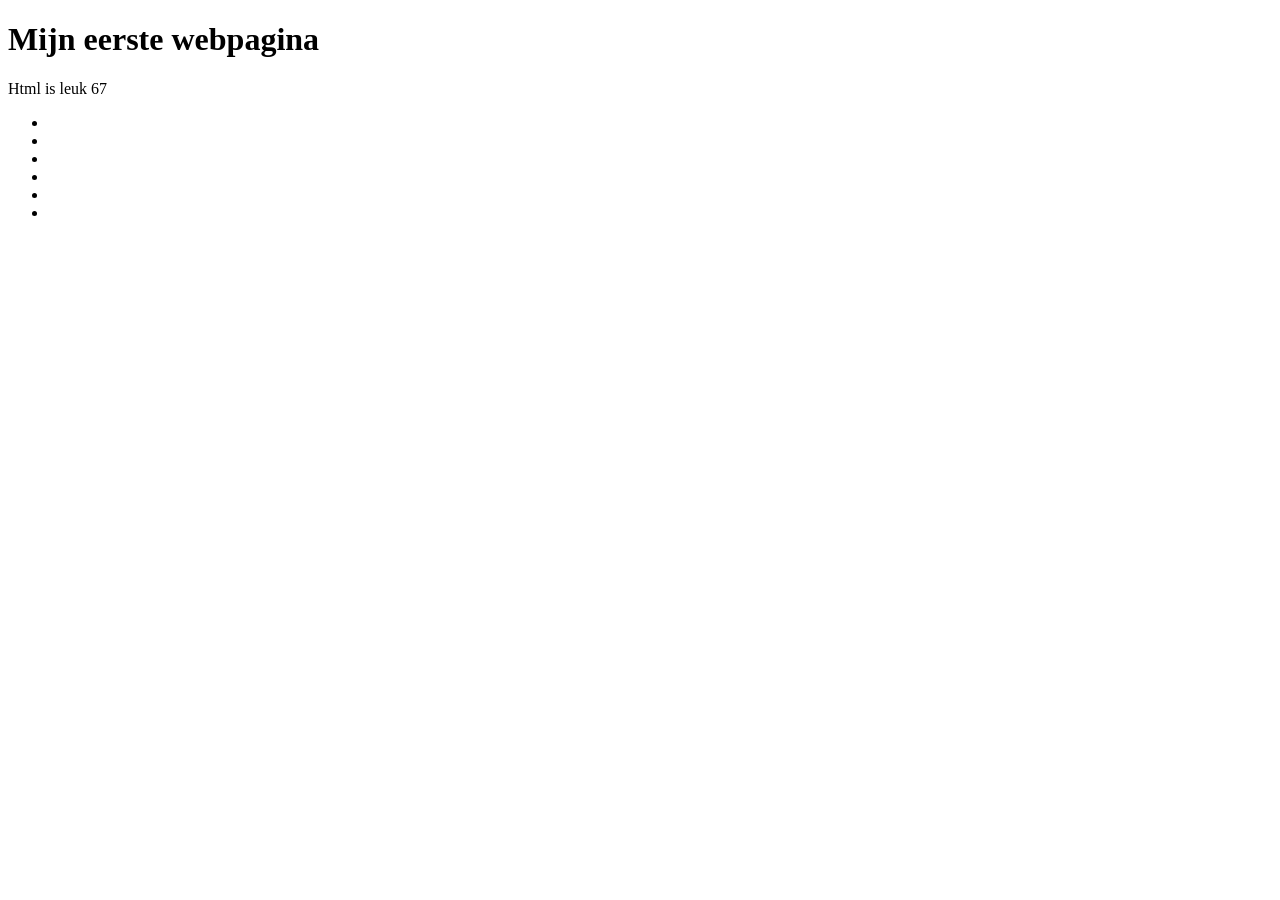
<file: labo-01/index.html>
<!DOCTYPE html>
<html lang="nl">
<head>
    <meta charset="UTF-8">
    <meta name="viewport" content="width=device-width, initial-scale=1.0">
    <title>Mijn eerste webpagina</title>
</head>
<body>
    <h1>Mijn eerste webpagina</h1>
    <p>Html is leuk 67</p>
<ul>
    <li></li>
    <li></li>
    <li></li>
    <li></li>
    <li></li>
    <li></li>
</ul>
</body>
</html>
</file>
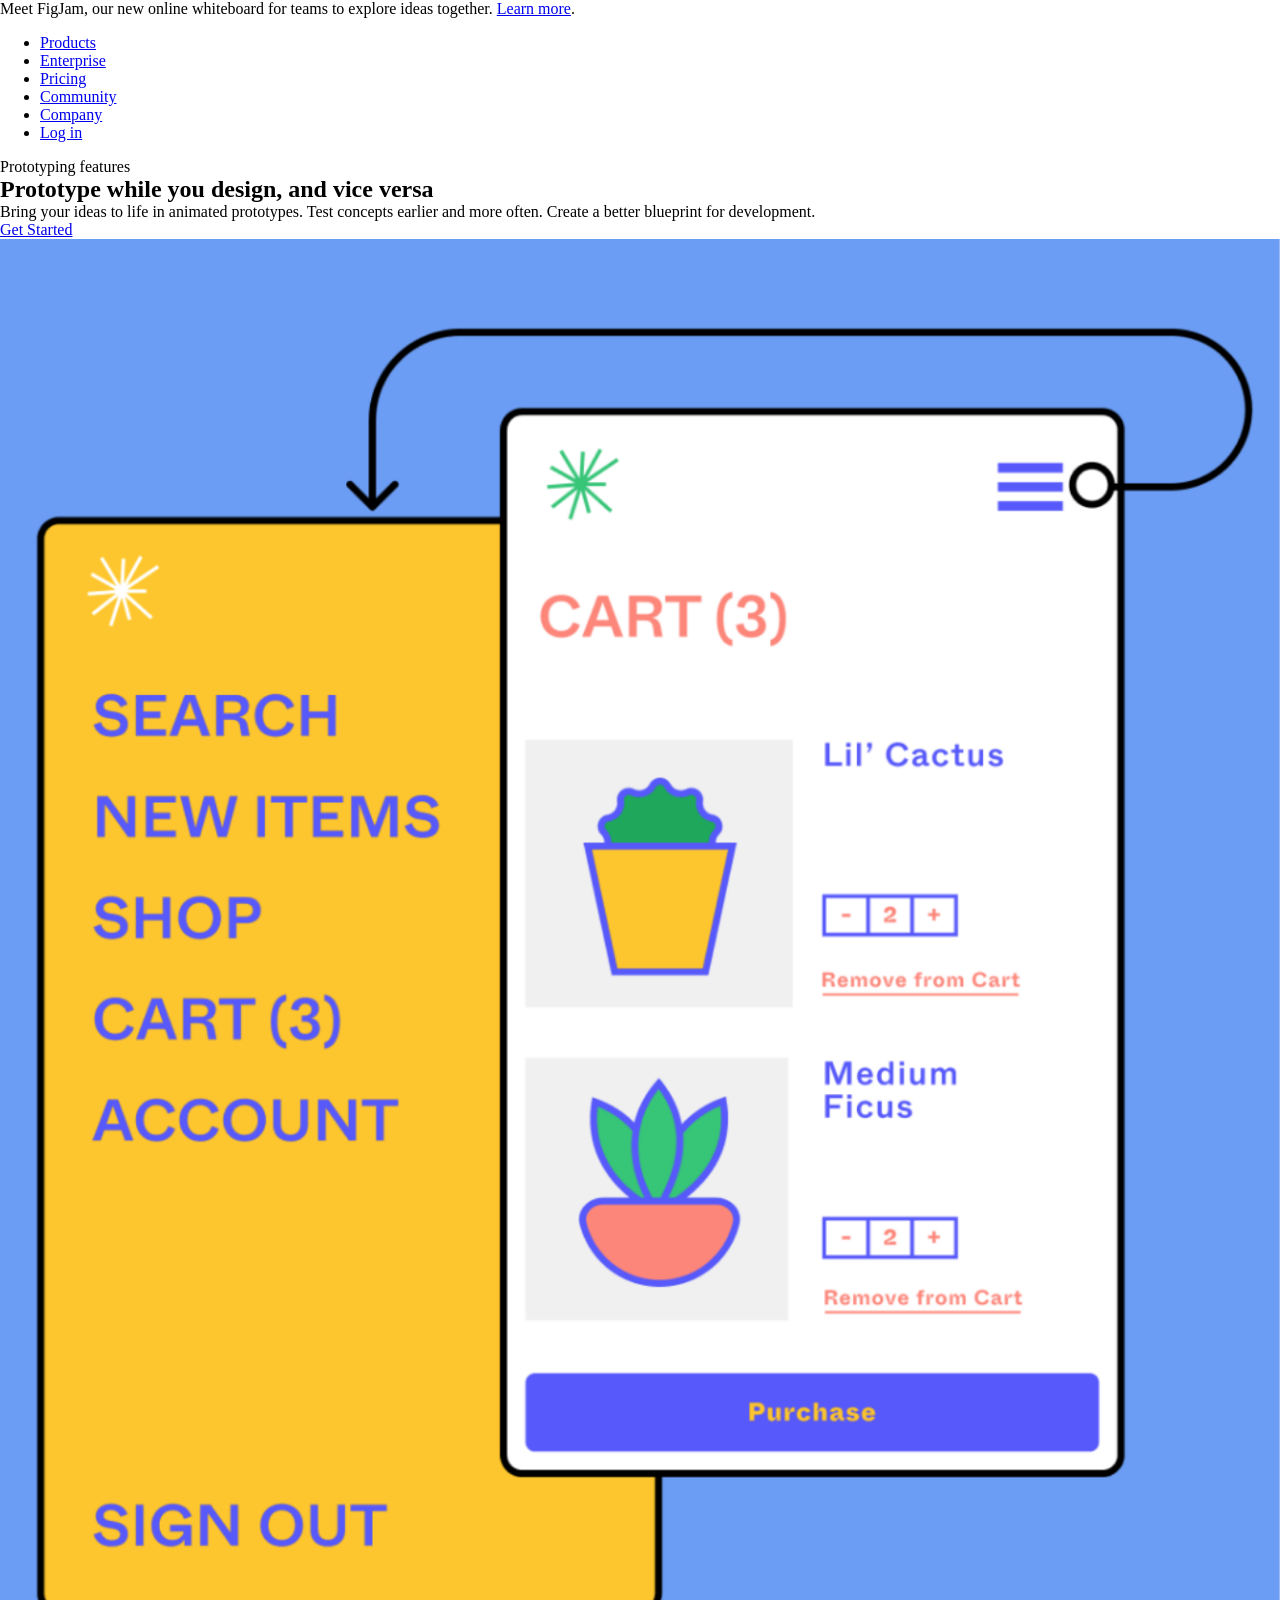
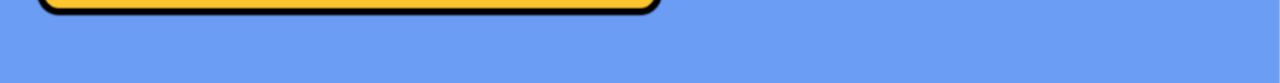
<file: labi-03/landing/index.html>
<!doctype html>
<html lang="en">
<head>
  <meta charset="utf-8">
  <meta name="viewport" content="width=device-width, initial-scale=1">
  <title>Labo 3 - Landingspagina</title>
  <link rel="stylesheet" href="css/reset.css">
  <link rel="stylesheet" href="css/stijl.css">
</head>
<body>
  <!-- Do not change this file. Write your CSS in css/stijl.css.
       Not visible in the screenshot: on :hover and :focus the links in the
       banner and in the navigation get an underline, and the button turns
       dark grey (#333333) instead of black. -->
  <div class="banner">
    <p>Meet FigJam, our new online whiteboard for teams to explore ideas together. <a href="#">Learn more</a>.</p>
  </div>
  <header>
    <nav>
      <ul>
        <li><a href="#">Products</a></li>
        <li><a href="#">Enterprise</a></li>
        <li><a href="#">Pricing</a></li>
        <li><a href="#">Community</a></li>
        <li><a href="#">Company</a></li>
        <li><a href="#">Log in</a></li>
      </ul>
    </nav>
  </header>
  <main>
    <article>
      <p class="bovenkop">Prototyping features</p>
      <h1>Prototype while you design, and vice versa</h1>
      <p>Bring your ideas to life in animated prototypes. Test concepts earlier and more often. Create a better blueprint for development.</p>
      <a href="#" class="knop">Get Started</a>
    </article><!-- no whitespace between these two tags: see syllabus 3.7 --><div class="afbeelding">
      <img src="afbeeldingen/prototype.png" alt="Prototype of a plant shop: a yellow menu panel next to a white cart screen">
    </div>
  </main>
</body>
</html>
</file>
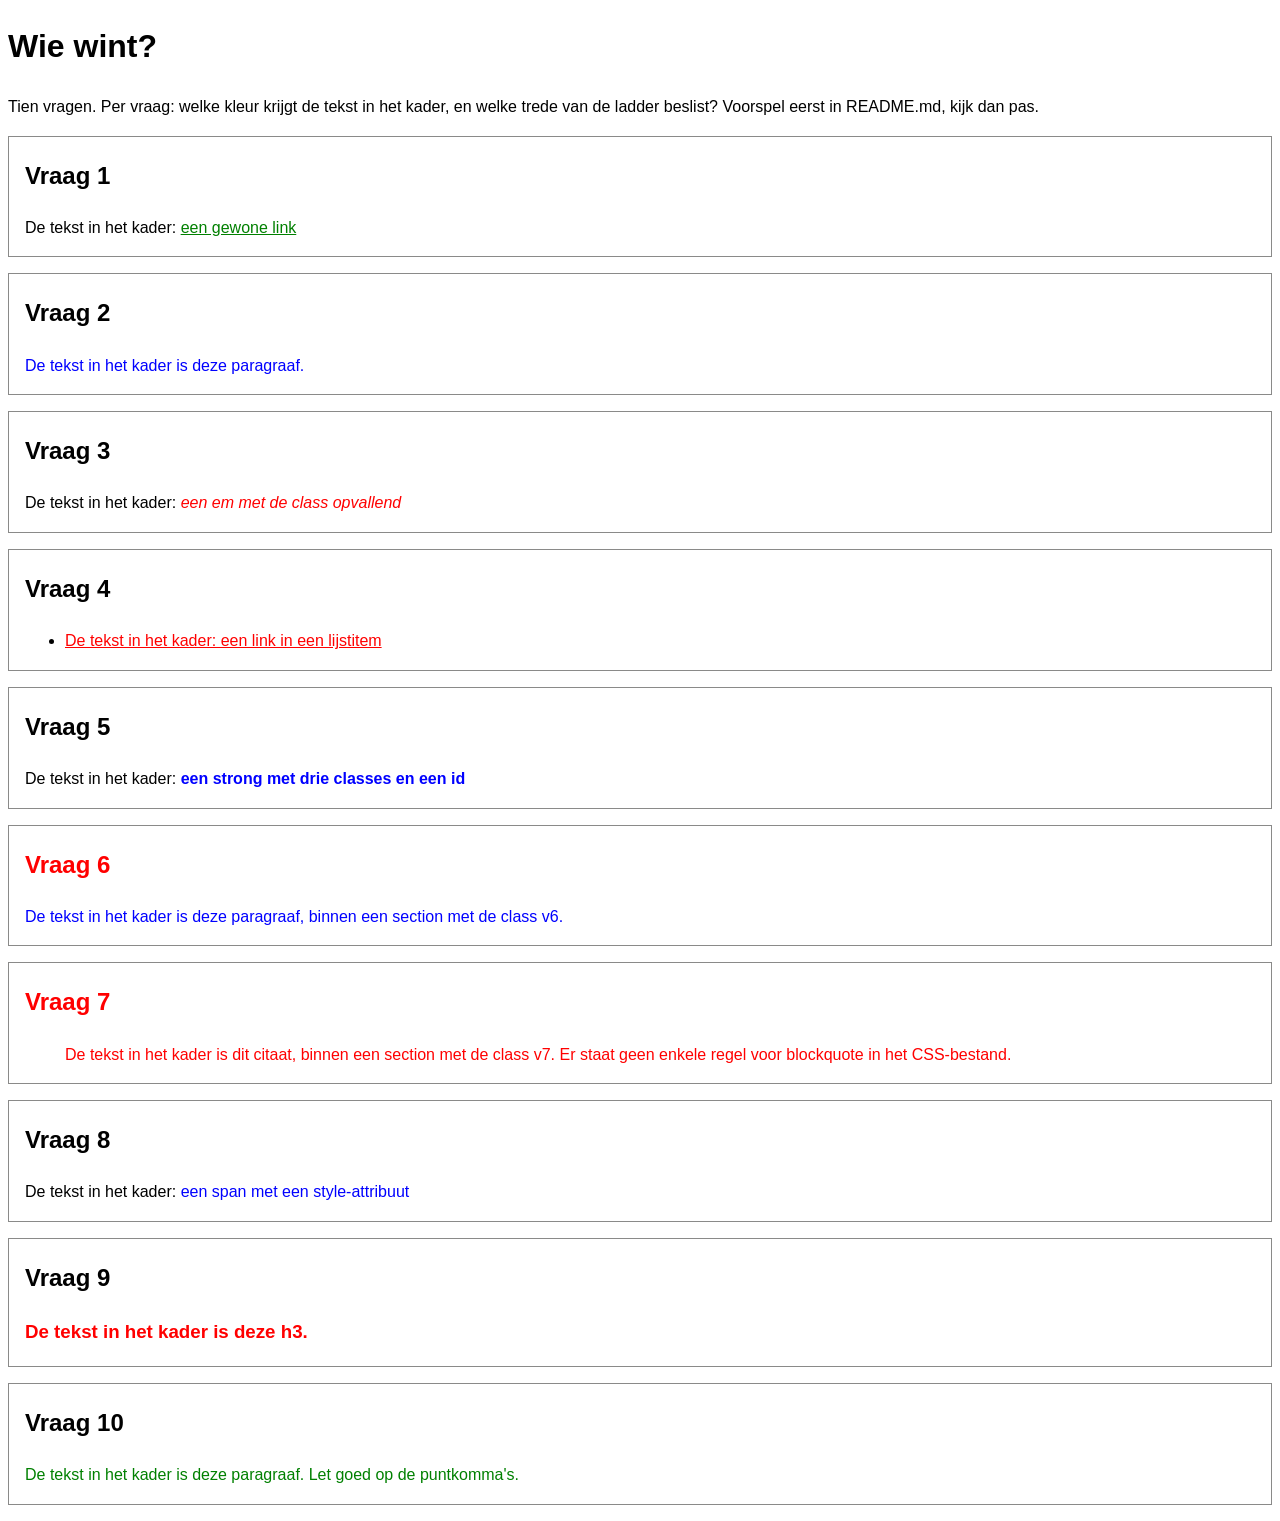
<file: labo-02/cascade/index.html>
<!-- index.html - oefening 3: voorspel, dan kijk. Wijzig dit bestand niet. -->
<!doctype html>
<html lang="nl">
  <head>
    <meta charset="utf-8">
    <meta name="viewport" content="width=device-width, initial-scale=1">
    <title>Wie wint? Tien vragen over de cascade</title>
    <link rel="stylesheet" href="css/stijl.css">
  </head>
  <body>
    <h1>Wie wint?</h1>
    <p>Tien vragen. Per vraag: welke kleur krijgt de tekst in het kader, en welke trede van de ladder beslist? Voorspel eerst in README.md, kijk dan pas.</p>

    <section class="vraag v1">
      <h2>Vraag 1</h2>
      <p>De tekst in het kader: <a href="#">een gewone link</a></p>
    </section>

    <section class="vraag v2">
      <h2>Vraag 2</h2>
      <p class="v2-tekst">De tekst in het kader is deze paragraaf.</p>
    </section>

    <section class="vraag v3">
      <h2>Vraag 3</h2>
      <p>De tekst in het kader: <em class="opvallend">een em met de class opvallend</em></p>
    </section>

    <section class="vraag v4">
      <h2>Vraag 4</h2>
      <ul>
        <li><a href="#">De tekst in het kader: een link in een lijstitem</a></li>
      </ul>
    </section>

    <section class="vraag v5">
      <h2>Vraag 5</h2>
      <p>De tekst in het kader: <strong class="een twee drie" id="v5-tekst">een strong met drie classes en een id</strong></p>
    </section>

    <section class="vraag v6">
      <h2>Vraag 6</h2>
      <p class="v6-tekst">De tekst in het kader is deze paragraaf, binnen een section met de class v6.</p>
    </section>

    <section class="vraag v7">
      <h2>Vraag 7</h2>
      <blockquote>De tekst in het kader is dit citaat, binnen een section met de class v7. Er staat geen enkele regel voor blockquote in het CSS-bestand.</blockquote>
    </section>

    <section class="vraag v8">
      <h2>Vraag 8</h2>
      <p>De tekst in het kader: <span class="v8-tekst" style="color: blue">een span met een style-attribuut</span></p>
    </section>

    <section class="vraag v9">
      <h2>Vraag 9</h2>
      <h3 class="v9-tekst">De tekst in het kader is deze h3.</h3>
    </section>

    <section class="vraag v10">
      <h2>Vraag 10</h2>
      <p class="v10-tekst">De tekst in het kader is deze paragraaf. Let goed op de puntkomma's.</p>
    </section>
  </body>
</html>
</file>
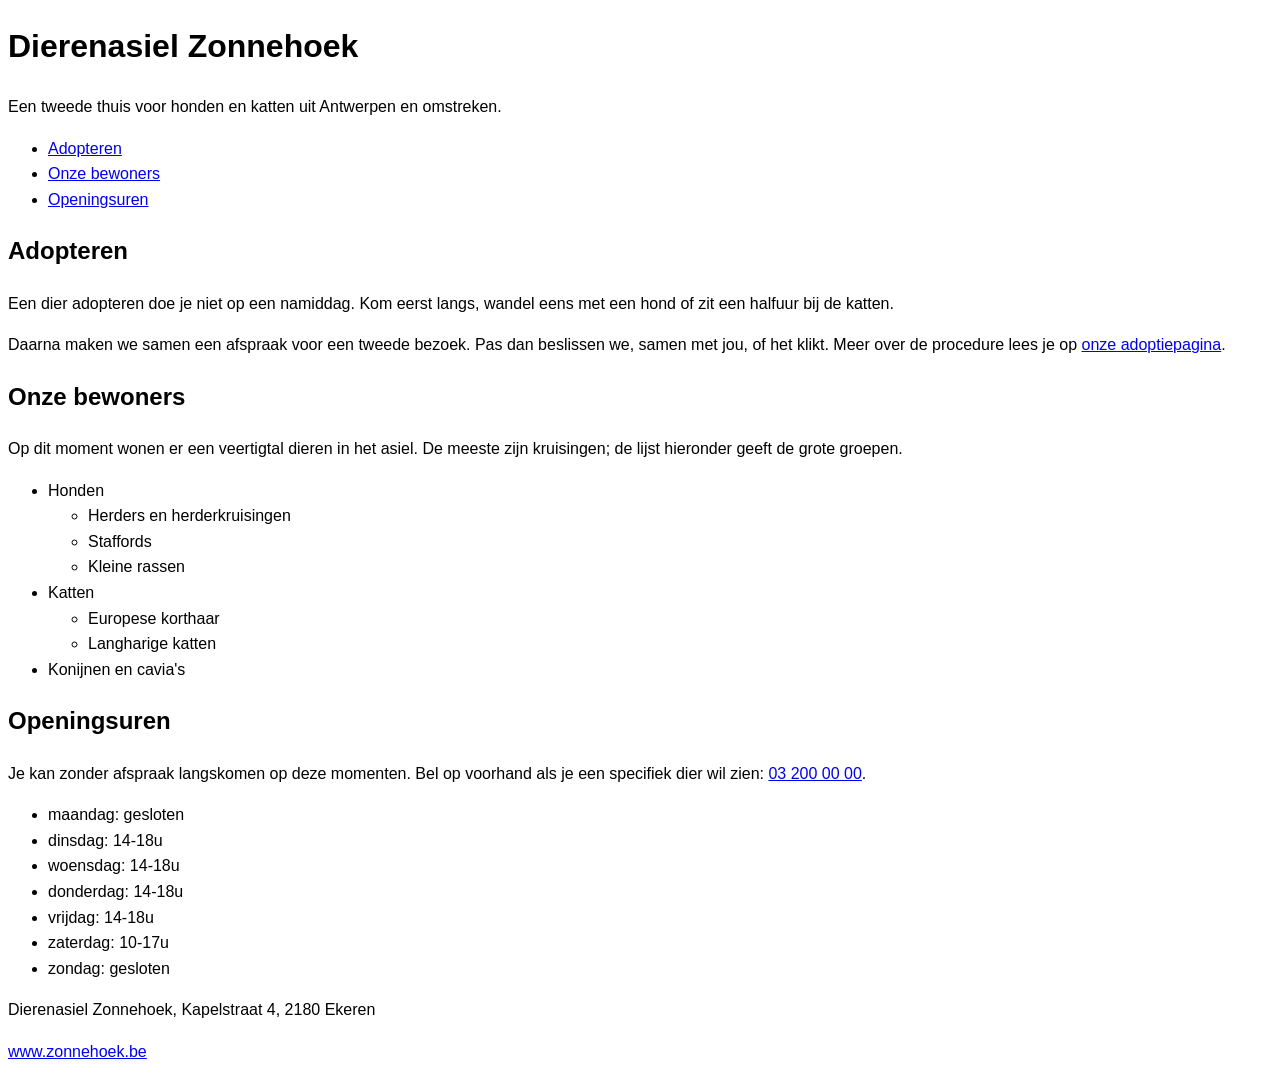
<file: labo-02/selectors/index.html>
<!-- index.html - oefening 2: selectors. Wijzig dit bestand niet; alles wat je nodig hebt, staat erin. -->
<!doctype html>
<html lang="nl">
  <head>
    <meta charset="utf-8">
    <meta name="viewport" content="width=device-width, initial-scale=1">
    <title>Dierenasiel Zonnehoek</title>
    <link rel="stylesheet" href="css/stijl.css">
  </head>
  <body>
    <header>
      <h1>Dierenasiel Zonnehoek</h1>
      <p class="slogan">Een tweede thuis voor honden en katten uit Antwerpen en omstreken.</p>
      <nav>
        <ul>
          <li><a href="#adopteren">Adopteren</a></li>
          <li><a href="#rassen">Onze bewoners</a></li>
          <li><a href="#uren">Openingsuren</a></li>
        </ul>
      </nav>
    </header>

    <main>
      <article>
        <h2 id="adopteren">Adopteren</h2>
        <p class="intro">Een dier adopteren doe je niet op een namiddag. Kom eerst langs, wandel eens met een hond of zit een halfuur bij de katten.</p>
        <p>Daarna maken we samen een afspraak voor een tweede bezoek. Pas dan beslissen we, samen met jou, of het klikt. Meer over de procedure lees je op <a href="https://www.zonnehoek.be/adoptie">onze adoptiepagina</a>.</p>

        <h2 id="rassen">Onze bewoners</h2>
        <p>Op dit moment wonen er een veertigtal dieren in het asiel. De meeste zijn kruisingen; de lijst hieronder geeft de grote groepen.</p>
        <ul class="rassen">
          <li>Honden
            <ul>
              <li>Herders en herderkruisingen</li>
              <li>Staffords</li>
              <li>Kleine rassen</li>
            </ul>
          </li>
          <li>Katten
            <ul>
              <li>Europese korthaar</li>
              <li>Langharige katten</li>
            </ul>
          </li>
          <li>Konijnen en cavia's</li>
        </ul>

        <h2 id="uren">Openingsuren</h2>
        <p>Je kan zonder afspraak langskomen op deze momenten. Bel op voorhand als je een specifiek dier wil zien: <a href="tel:+3232000000">03 200 00 00</a>.</p>
        <ul class="uren">
          <li>maandag: gesloten</li>
          <li>dinsdag: 14-18u</li>
          <li>woensdag: 14-18u</li>
          <li>donderdag: 14-18u</li>
          <li>vrijdag: 14-18u</li>
          <li>zaterdag: 10-17u</li>
          <li>zondag: gesloten</li>
        </ul>
      </article>
    </main>

    <footer>
      <p>Dierenasiel Zonnehoek, Kapelstraat 4, 2180 Ekeren</p>
      <p><a href="https://www.zonnehoek.be">www.zonnehoek.be</a></p>
    </footer>
  </body>
</html>
</file>
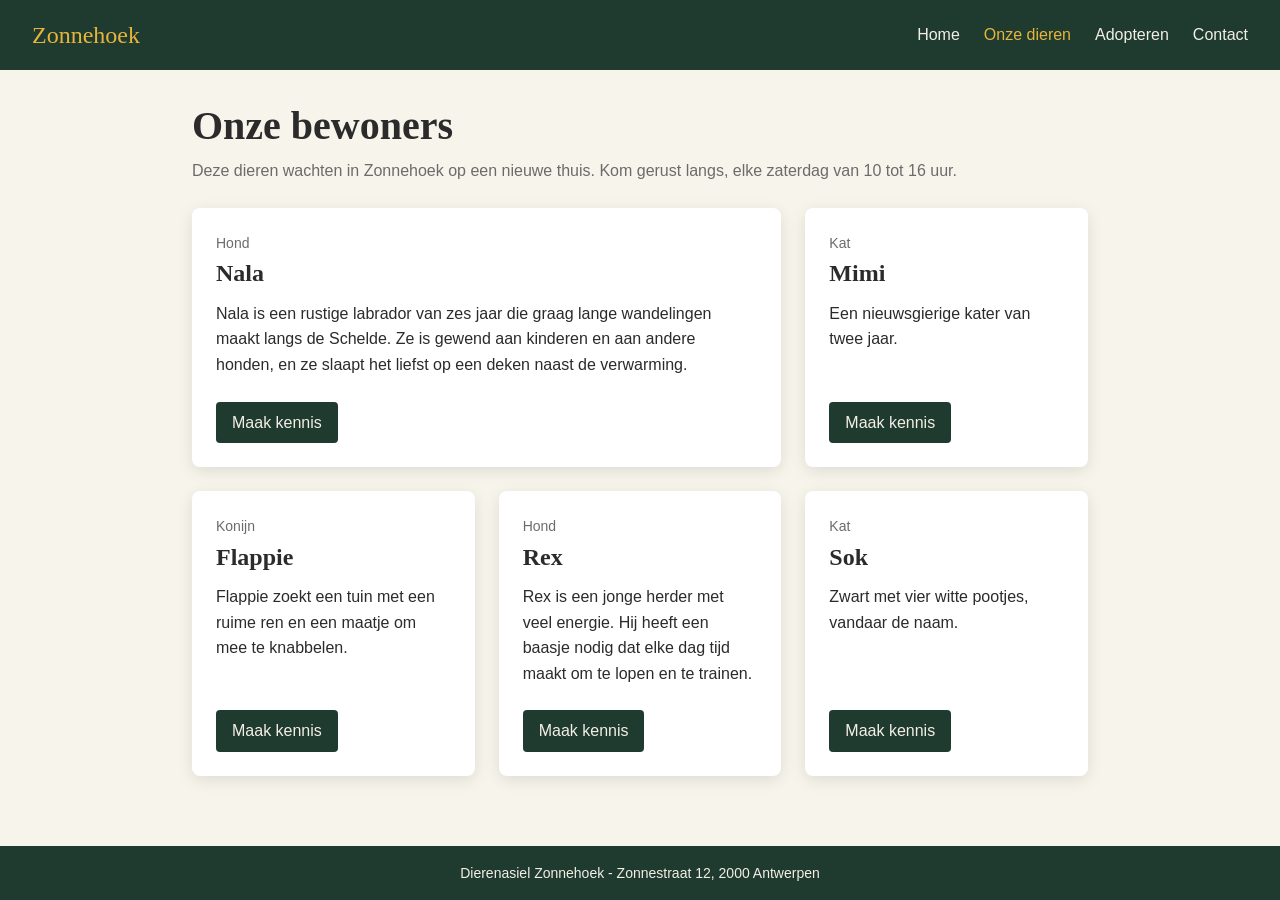
<file: labo-04/dierenasiel/index.html>
<!doctype html>
<html lang="nl">
<head>
  <meta charset="utf-8">
  <meta name="viewport" content="width=device-width, initial-scale=1">
  <title>Labo 4 - Dierenasiel Zonnehoek</title>
  <link rel="stylesheet" href="css/reset.css">
  <link rel="stylesheet" href="css/stijl.css">
</head>
<body>
  <!-- Do not change this file. Write your CSS in css/stijl.css.
       Not visible in the screenshot: on :hover and :focus the links in the
       navigation get an underline, and a button turns dark (#2b2b2b). -->
  <header>
    <a class="logo" href="index.html">Zonnehoek</a>
    <nav>
      <ul>
        <li><a href="index.html">Home</a></li>
        <li><a href="dieren.html" class="actief">Onze dieren</a></li>
        <li><a href="adopteren.html">Adopteren</a></li>
        <li><a href="contact.html">Contact</a></li>
      </ul>
    </nav>
  </header>
  <main>
    <h1>Onze bewoners</h1>
    <p class="intro">Deze dieren wachten in Zonnehoek op een nieuwe thuis. Kom gerust langs, elke zaterdag van 10 tot 16 uur.</p>
    <ul class="kaarten">
      <li class="kaart uitgelicht">
        <p class="soort">Hond</p>
        <h2>Nala</h2>
        <p class="beschrijving">Nala is een rustige labrador van zes jaar die graag lange wandelingen maakt langs de Schelde. Ze is gewend aan kinderen en aan andere honden, en ze slaapt het liefst op een deken naast de verwarming.</p>
        <a class="knop" href="#">Maak kennis</a>
      </li>
      <li class="kaart">
        <p class="soort">Kat</p>
        <h2>Mimi</h2>
        <p class="beschrijving">Een nieuwsgierige kater van twee jaar.</p>
        <a class="knop" href="#">Maak kennis</a>
      </li>
      <li class="kaart">
        <p class="soort">Konijn</p>
        <h2>Flappie</h2>
        <p class="beschrijving">Flappie zoekt een tuin met een ruime ren en een maatje om mee te knabbelen.</p>
        <a class="knop" href="#">Maak kennis</a>
      </li>
      <li class="kaart">
        <p class="soort">Hond</p>
        <h2>Rex</h2>
        <p class="beschrijving">Rex is een jonge herder met veel energie. Hij heeft een baasje nodig dat elke dag tijd maakt om te lopen en te trainen.</p>
        <a class="knop" href="#">Maak kennis</a>
      </li>
      <li class="kaart">
        <p class="soort">Kat</p>
        <h2>Sok</h2>
        <p class="beschrijving">Zwart met vier witte pootjes, vandaar de naam.</p>
        <a class="knop" href="#">Maak kennis</a>
      </li>
    </ul>
  </main>
  <footer>
    <p>Dierenasiel Zonnehoek - Zonnestraat 12, 2000 Antwerpen</p>
  </footer>
</body>
</html>
</file>
<file: labi-03/landing/css/stijl.css>
/* stijl.css - labo 3, landing (reset.css is linked before this file) */

/* === tokens === */
:root {

}

/* === your rules === */
</file>
<file: labo-02/cascade/css/stijl.css>
/* stijl.css - oefening 3: voorspel, dan kijk. Wijzig dit bestand niet. */

/* Opmaak van de pagina zelf; doet niet mee in de vragen. */
body {
  font-family: Verdana, sans-serif;
  line-height: 1.6;
}

.vraag {
  border: 1px solid #8a8a89;
  padding: 0 1rem;
  margin-bottom: 1rem;
}

/* ---- vraag 1 ---- */
a {
  color: green;
}

/* ---- vraag 2 ---- */
.v2-tekst {
  color: red;
}

.v2-tekst {
  color: blue;
}

/* ---- vraag 3 ---- */
.opvallend {
  color: red;
}

em {
  color: blue;
}

/* ---- vraag 4 ---- */
.v4 > a {
  color: green;
}

.v4 a {
  color: red;
}

/* ---- vraag 5 ---- */
.een.twee.drie {
  color: red;
}

#v5-tekst {
  color: blue;
}

/* ---- vraag 6 ---- */
.v6 {
  color: red;
}

.v6-tekst {
  color: blue;
}

/* ---- vraag 7 ---- */
.v7 {
  color: red;
}

/* ---- vraag 8 ---- */
.v8-tekst {
  color: red;
}

/* ---- vraag 9 ---- */
h3 {
  color: red !important;
}

.v9-tekst {
  color: blue;
}

/* ---- vraag 10 ---- */
.v10-tekst {
  color: green;
  font-size: 1.5rem
  color: blue;
}
</file>
<file: labo-02/selectors/css/stijl.css>
/* stijl.css - oefening 2: selectors schrijven en lezen */

/* Schrijf onder elke opdracht de regel met de selector die precies die
   elementen raakt. Gebruik de declaratie die erbij staat, zodat je in de
   browser meteen ziet wat je raakte. Voeg niets toe aan index.html. */

body {
  font-family: Verdana, sans-serif;
  line-height: 1.6;
}

/* 1. alle links in de navigatie -> color: crimson; */


/* 2. alleen de paragrafen in de footer -> font-size: 0.875rem; */


/* 3. alleen de lijstitems van het BUITENSTE niveau in de lijst met de class
      rassen (dus niet de items van de binnenlijsten) -> outline: 2px solid crimson;
      (outline tekent een kader rond precies het element dat je raakte; de
      property zelf komt in hoofdstuk 3) */


/* 4. de paragraaf die onmiddellijk na elke h2 komt -> font-style: italic; */


/* 5. elk oneven item in de lijst met openingsuren -> background-color: #f1e9dc; */


/* 6. het laatste item in de lijst met openingsuren -> color: crimson; */


/* 7. de slogan en de intro tegelijk, in één regel -> color: darkslateblue; */


/* 8. elke link in main wanneer de muis erover gaat OF wanneer ze focus heeft
      -> background-color: yellow; */



/* ---- Lezen: welke elementen raken deze vijf selectors? Schrijf het antwoord
   in één zin per selector in README.md. Verander hier niets. ---- */

/* a. header nav ul li a */
/* b. article > p */
/* c. .uren li:nth-child(3) */
/* d. h2 ~ p */
/* e. .rassen li:first-child */
</file>
<file: labo-04/dierenasiel/css/stijl.css>
/* stijl.css - labo 4, dierenasiel Zonnehoek: modeloplossing; reset.css is linked before this file */

/* === tokens === */
:root {
  --color-paper: #f7f4ec;
  --color-card: #ffffff;
  --color-ink: #2b2b2b;
  --color-muted: #6b6b6b;
  --color-bar: #1f3a2e;
  --color-text-on-bar: #f3efe6;
  --color-accent: #e6b53c;
  --color-knop: #1f3a2e;
  --color-knop-hover: #2b2b2b;
  --font-body: Verdana, sans-serif;
  --font-heading: Georgia, serif;
  --space: 1.5rem;
}

/* === the floor plan: three rows, sticky footer (4.7) === */
body {
  display: grid;
  grid-template-rows: auto 1fr auto;
  min-height: 100vh;
  background-color: var(--color-paper);
  color: var(--color-ink);
  font-family: var(--font-body);
  line-height: 1.6;
}

/* === the bar: one row, site name left, links right (4.3) === */
header {
  display: flex;
  justify-content: space-between;
  align-items: center;
  background-color: var(--color-bar);
  color: var(--color-text-on-bar);
  padding: 1rem 2rem;
}

.logo {
  color: var(--color-accent);
  font-family: var(--font-heading);
  font-size: 1.5rem;
  text-decoration: none;
}

nav ul {
  display: flex;
  gap: 1.5rem;
  list-style: none;
  padding-left: 0;
  margin: 0;
}

nav a {
  color: var(--color-text-on-bar);
  text-decoration: none;
}

nav a.actief {
  color: var(--color-accent);
}

nav a:hover,
nav a:focus {
  text-decoration: underline;
}

/* === main: a reading column === */
main {
  max-width: 60rem;
  margin: 0 auto;
  padding: 2rem;
}

h1 {
  font-family: var(--font-heading);
  font-size: 2.5rem;
  line-height: 1.2;
  margin-bottom: 0.5rem;
}

.intro {
  color: var(--color-muted);
  margin-bottom: var(--space);
}

/* === the grid of cards: two axes (4.5) === */
.kaarten {
  display: grid;
  grid-template-columns: repeat(3, 1fr);
  gap: var(--space);
  list-style: none;
  padding-left: 0;
}

.uitgelicht {
  grid-column: 1 / 3;   /* the featured card spans two columns (4.6) */
}

/* === one card: a column, button at the bottom (4.4, 4.8) === */
.kaart {
  display: flex;
  flex-direction: column;
  align-items: flex-start;   /* otherwise the button stretches to the full width (F4.5) */
  background-color: var(--color-card);
  padding: var(--space);
  border-radius: 0.5rem;
  box-shadow: 0 0.25rem 1rem rgb(0 0 0 / 0.1);
}

.soort {
  color: var(--color-muted);
  font-size: 0.875rem;
}

.kaart h2 {
  font-family: var(--font-heading);
  font-size: 1.5rem;
  margin-bottom: 0.5rem;
}

.beschrijving {
  flex: 1;              /* the text grows, so the button lands at the bottom */
  margin-bottom: var(--space);
}

.knop {
  background-color: var(--color-knop);
  color: var(--color-text-on-bar);
  text-decoration: none;
  padding: 0.5rem 1rem;
  border-radius: 0.25rem;
}

.knop:hover,
.knop:focus {
  background-color: var(--color-knop-hover);
}

/* === footer === */
footer {
  background-color: var(--color-bar);
  color: var(--color-text-on-bar);
  text-align: center;
  padding: 1rem;
  font-size: 0.875rem;
}
</file>
